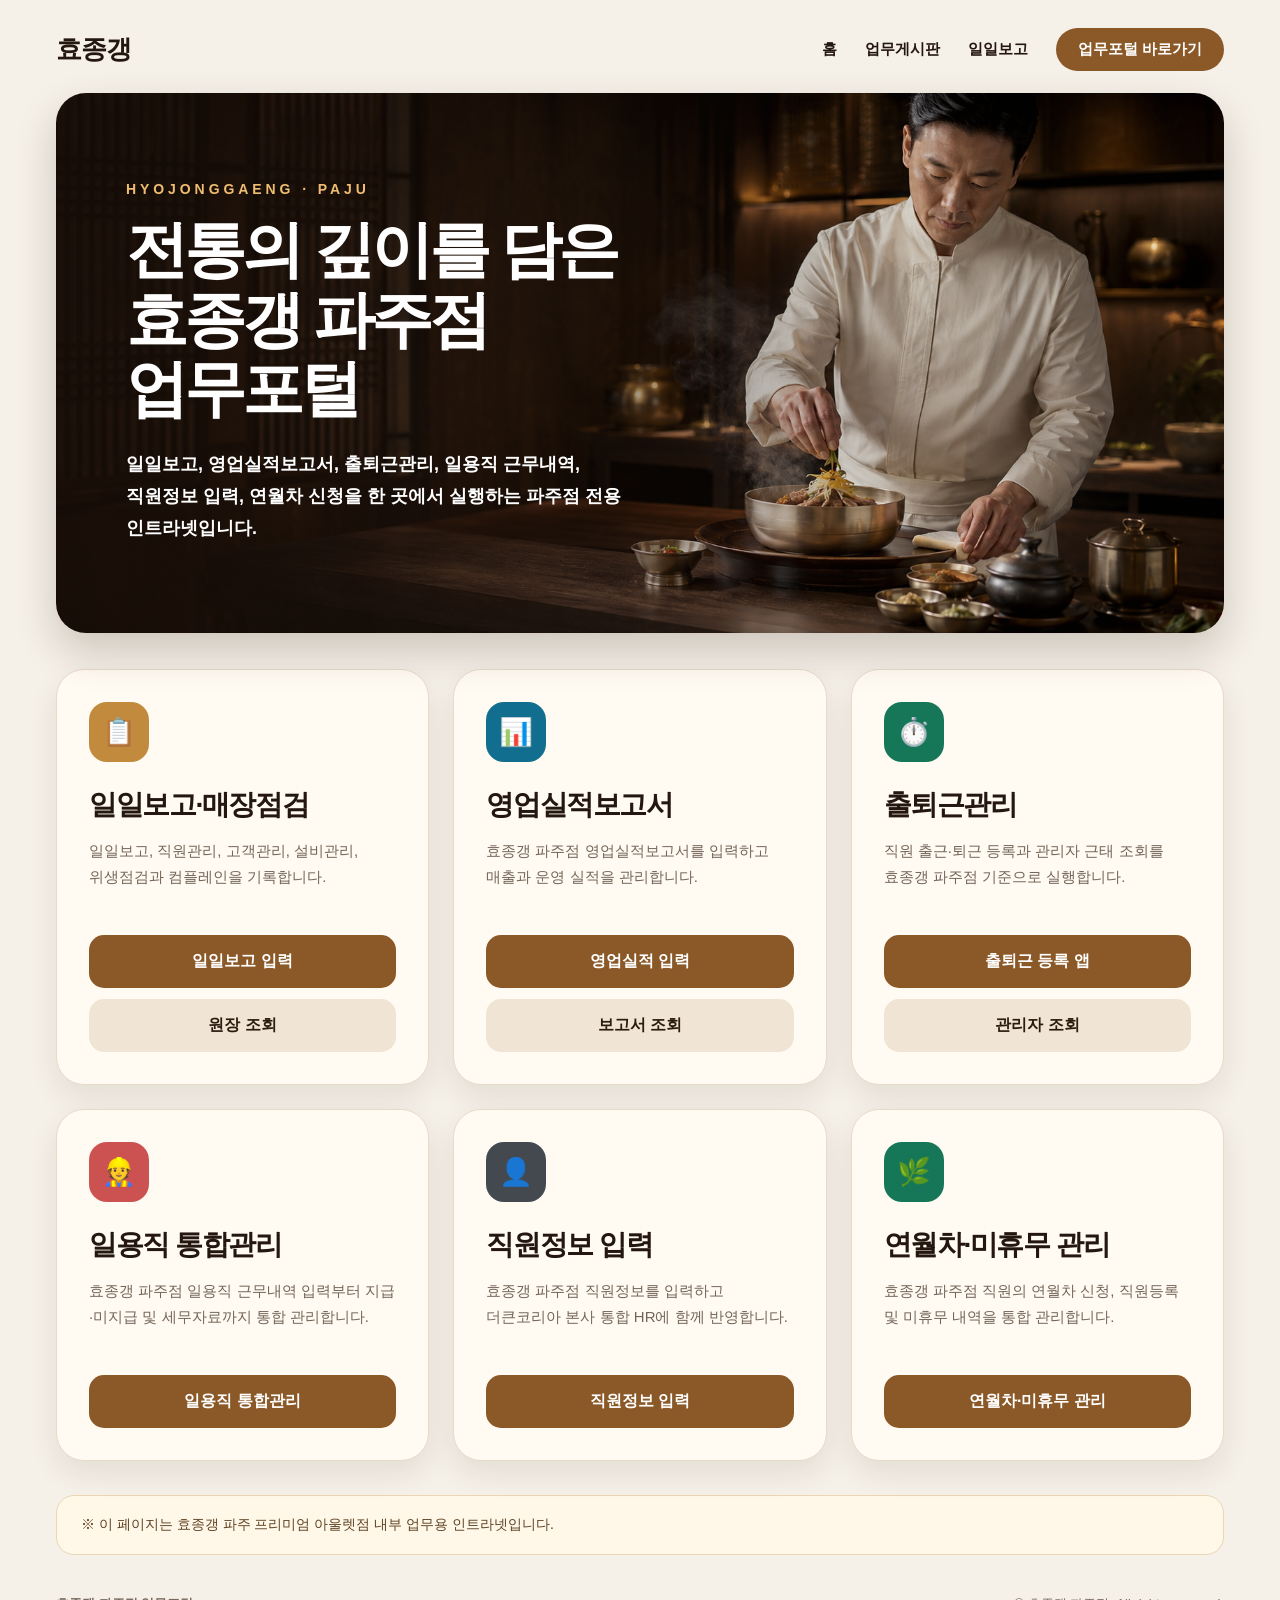
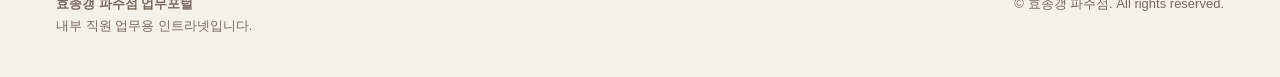
<file: index.html>
<!DOCTYPE html>
<html lang="ko">
<head>
  <meta charset="UTF-8">
  <meta name="viewport" content="width=device-width, initial-scale=1.0">
  <title>효종갱 파주점 업무포털</title>
  <meta name="theme-color" content="#3f2819">
  <link rel="manifest" href="manifest.json">

  <style>
    * { box-sizing: border-box; }

    body {
      margin: 0;
      background: #f5f0e8;
      color: #24170f;
      font-family:
        -apple-system,
        BlinkMacSystemFont,
        "Segoe UI",
        "Noto Sans KR",
        Arial,
        sans-serif;
    }

    a {
      color: inherit;
      text-decoration: none;
    }

    .page {
      width: min(1168px, calc(100% - 32px));
      margin: 0 auto;
      padding: 28px 0 40px;
    }

    .nav {
      display: flex;
      align-items: center;
      justify-content: space-between;
      margin-bottom: 22px;
    }

    .logo {
      font-size: 26px;
      font-weight: 900;
      letter-spacing: -.04em;
    }

    .nav-links {
      display: flex;
      align-items: center;
      gap: 28px;
      font-size: 15px;
      font-weight: 800;
    }

    .nav-button {
      padding: 12px 22px;
      border-radius: 999px;
      background: #8b5827;
      color: #fff;
    }

    .hero {
      position: relative;
      min-height: 540px;
      overflow: hidden;
      display: flex;
      align-items: center;
      border-radius: 30px;
      background:
        linear-gradient(
          90deg,
          rgba(25, 14, 8, .82) 0%,
          rgba(25, 14, 8, .54) 38%,
          rgba(25, 14, 8, .08) 72%
        ),
        url("images/hero-hyojonggaeng.png")
        center / cover no-repeat;
      box-shadow: 0 18px 42px rgba(52, 32, 16, .2);
    }

    .hero-text {
      position: relative;
      z-index: 1;
      max-width: 650px;
      padding: 60px 70px;
      color: #fff;
    }

    .eyebrow {
      margin-bottom: 18px;
      color: #efbd70;
      font-size: 14px;
      font-weight: 900;
      letter-spacing: .28em;
    }

    .hero h1 {
      margin: 0;
      font-size: clamp(38px, 5vw, 62px);
      line-height: 1.12;
      letter-spacing: -.065em;
    }

    .hero p {
      margin: 24px 0 0;
      font-size: 18px;
      font-weight: 700;
      line-height: 1.8;
      word-break: keep-all;
    }

    .grid {
      display: grid;
      grid-template-columns: repeat(3, 1fr);
      gap: 24px;
      margin-top: 36px;
    }

    .card {
      padding: 32px;
      border: 1px solid #e7dac8;
      border-radius: 28px;
      background: #fffaf2;
      box-shadow: 0 12px 30px rgba(52, 32, 16, .09);
    }

    .icon {
      width: 60px;
      height: 60px;
      margin-bottom: 24px;
      display: grid;
      place-items: center;
      border-radius: 18px;
      color: #fff;
      font-size: 27px;
    }

    .gold { background: #c28a3c; }
    .blue { background: #126e8e; }
    .green { background: #157758; }
    .red { background: #cc5252; }
    .dark { background: #444950; }

    .card h2 {
      margin: 0 0 14px;
      font-size: 28px;
      letter-spacing: -.05em;
    }

    .card p {
      min-height: 72px;
      margin: 0 0 25px;
      color: #746659;
      font-size: 15px;
      line-height: 1.75;
      word-break: keep-all;
    }

    .button {
      display: block;
      width: 100%;
      padding: 16px;
      border: 0;
      border-radius: 15px;
      background: #8b5827;
      color: #fff;
      text-align: center;
      font-size: 16px;
      font-weight: 900;
      cursor: pointer;
    }

    .button.sub {
      margin-top: 11px;
      background: #f0e5d5;
      color: #2b1b10;
    }

    .button.pending {
      background: #d7cdc0;
      color: #6f6256;
    }

    .notice {
      margin-top: 34px;
      padding: 20px 24px;
      border: 1px solid #ead6b5;
      border-radius: 18px;
      background: #fff7e8;
      color: #604323;
      font-size: 14px;
    }

    footer {
      display: flex;
      justify-content: space-between;
      gap: 20px;
      margin-top: 38px;
      color: #77695d;
      font-size: 13px;
      line-height: 1.7;
    }

    @media (max-width: 850px) {
      .grid {
        grid-template-columns: 1fr 1fr;
      }

      .hero-text {
        padding: 50px 36px;
      }
    }

    @media (max-width: 620px) {
      .page {
        width: min(100% - 24px, 1168px);
        padding-top: 14px;
      }

      .nav {
        display: none;
      }

      .hero {
        min-height: 430px;
        border-radius: 24px;
        background:
          linear-gradient(
            rgba(25, 14, 8, .66),
            rgba(25, 14, 8, .66)
          ),
          url("images/hero-hyojonggaeng.png")
          62% center / cover no-repeat;
      }

      .hero-text {
        padding: 34px 26px;
      }

      .hero p {
        font-size: 15px;
      }

      .grid {
        grid-template-columns: 1fr;
        gap: 17px;
        margin-top: 20px;
      }

      .card {
        padding: 25px;
      }

      .card p {
        min-height: 0;
      }

      footer {
        display: block;
      }
    }
  </style>
</head>

<body>
  <div class="page">
    <nav class="nav">
      <div class="logo">효종갱</div>

      <div class="nav-links">
        <a href="index.html">홈</a>
        <a href="#work">업무게시판</a>
        <a href="#work">일일보고</a>
        <a class="nav-button" href="#work">업무포털 바로가기</a>
      </div>
    </nav>

    <header class="hero">
      <div class="hero-text">
        <div class="eyebrow">HYOJONGGAENG · PAJU</div>

        <h1>
          전통의 깊이를 담은<br>
          효종갱 파주점<br>
          업무포털
        </h1>

        <p>
          일일보고, 영업실적보고서, 출퇴근관리, 일용직 근무내역,
          직원정보 입력, 연월차 신청을 한 곳에서 실행하는
          파주점 전용 인트라넷입니다.
        </p>
      </div>
    </header>

    <main id="work" class="grid">
      <article class="card">
        <div class="icon gold">📋</div>
        <h2>일일보고·매장점검</h2>
        <p>
          일일보고, 직원관리, 고객관리, 설비관리,
          위생점검과 컴플레인을 기록합니다.
        </p>
        <a class="button" href="store-manager.html" target="_blank">일일보고 입력</a>
        <a
          class="button sub"
          href="https://docs.google.com/spreadsheets/d/1sNV9Y99l36ZpZ0vQMZ1MGEuZZKr-55J62KXdrYrYc_Y/edit?gid=805354285#gid=805354285"
          target="_blank"
        >
          원장 조회
        </a>
      </article>

      <article class="card">
  <div class="icon blue">📊</div>

  <h2>영업실적보고서</h2>

  <p>
    효종갱 파주점 영업실적보고서를 입력하고
    매출과 운영 실적을 관리합니다.
  </p>

  <a class="button"
     href="https://script.google.com/macros/s/AKfycbx-QNqhusp57z6cxhKLcTymf0z5gx7mHkt9kOrcLEGIfxN9b-kgNlk8qtZ_VLWv57dA/exec"
     target="_blank">
    영업실적 입력
  </a>

  <a class="button sub"
     href="https://docs.google.com/spreadsheets/d/1Rjpso7VcbDAyvRz6-ni-OlfxVI283dZ48O39UD4dvIE/edit?gid=949326317#gid=949326317"
     target="_blank">
    보고서 조회
  </a>
</article>

     <article class="card">
  <div class="icon green">⏱️</div>

  <h2>출퇴근관리</h2>

  <p>
    직원 출근·퇴근 등록과 관리자 근태 조회를
    효종갱 파주점 기준으로 실행합니다.
  </p>

  <a class="button"
     href="https://thebigkorea.github.io/hyojonggaeng-paju-attendance/"
     target="_blank">
    출퇴근 등록 앱
  </a>

  <a class="button sub"
     href="https://thebigkorea.github.io/hyojonggaeng-paju-attendance/admin.html"
     target="_blank">
    관리자 조회
  </a>
</article>

      <article class="card">
  <div class="icon red">👷</div>

  <h2>일용직 통합관리</h2>

  <p>
    효종갱 파주점 일용직 근무내역 입력부터
    지급·미지급 및 세무자료까지 통합 관리합니다.
  </p>

  <a class="button"
     href="https://thebigkorea.github.io/thebigkorea-hq/daily-worker.html"
     target="_blank">
    일용직 통합관리
  </a>
</article>

      <article class="card">
  <div class="icon dark">👤</div>

  <h2>직원정보 입력</h2>

  <p>
    효종갱 파주점 직원정보를 입력하고
    더큰코리아 본사 통합 HR에 함께 반영합니다.
  </p>

  <a class="button"
     href="https://thebigkorea.github.io/thebigkorea-hq/employee-info.html"
     target="_blank">
    직원정보 입력
  </a>
</article>

      <article class="card">
  <div class="icon green">🌿</div>

  <h2>연월차·미휴무 관리</h2>

  <p>
    효종갱 파주점 직원의 연월차 신청,
    직원등록 및 미휴무 내역을 통합 관리합니다.
  </p>

  <a class="button"
     href="https://thebigkorea.github.io/thebigkorea-leave-new/"
     target="_blank">
    연월차·미휴무 관리
  </a>
</article>
    </main>

    <div class="notice">
      ※ 이 페이지는 효종갱 파주 프리미엄 아울렛점 내부 업무용 인트라넷입니다.
    </div>

    <footer>
      <div>
        <strong>효종갱 파주점 업무포털</strong><br>
        내부 직원 업무용 인트라넷입니다.
      </div>

      <div>© 효종갱 파주점. All rights reserved.</div>
    </footer>
  </div>

  <script>
    function showPreparing() {
      alert("효종갱 파주점 전용 업무 시스템 연결 준비 중입니다.");
    }

    if ("serviceWorker" in navigator) {
      window.addEventListener("load", function() {
        navigator.serviceWorker.register("./service-worker.js");
      });
    }
  </script>
</body>
</html>
</file>
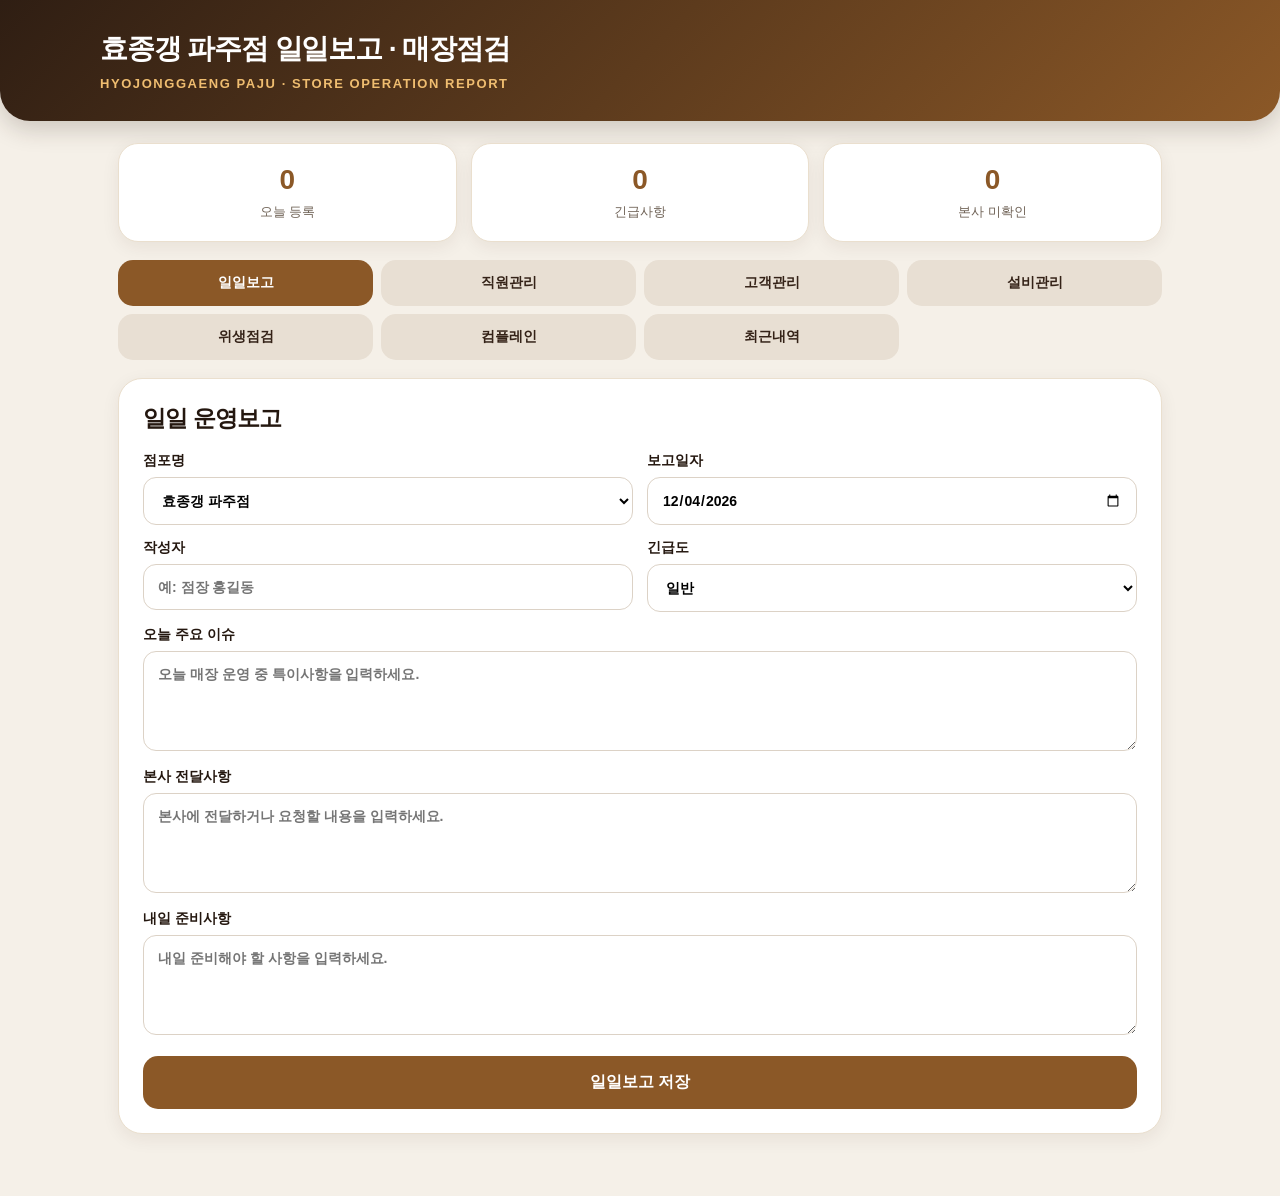
<file: store-manager.html>
<!DOCTYPE html>
<html lang="ko">
<head>
  <meta charset="UTF-8" />
  <meta name="viewport" content="width=device-width, initial-scale=1.0" />
  <title>효종갱 파주점 일일보고 · 매장점검</title>
  <link rel="stylesheet" href="store-manager.css" />
</head>

<body>
  <header class="header">
    <h1>효종갱 파주점 일일보고 · 매장점검</h1>
    <p>HYOJONGGAENG PAJU · STORE OPERATION REPORT</p>
  </header>

  <main class="container">
    <section class="summary">
      <div class="summary-card"><strong id="todayCount">0</strong><span>오늘 등록</span></div>
      <div class="summary-card"><strong id="urgentCount">0</strong><span>긴급사항</span></div>
      <div class="summary-card"><strong id="pendingCount">0</strong><span>본사 미확인</span></div>
    </section>

    <section class="tabs">
      <button class="tab active" onclick="showTab('daily', this)">일일보고</button>
      <button class="tab" onclick="showTab('employee', this)">직원관리</button>
      <button class="tab" onclick="showTab('customer', this)">고객관리</button>
      <button class="tab" onclick="showTab('facility', this)">설비관리</button>
      <button class="tab" onclick="showTab('hygiene', this)">위생점검</button>
      <button class="tab" onclick="showTab('complaint', this)">컴플레인</button>
      <button class="tab" onclick="showTab('history', this)">최근내역</button>
    </section>

    <section id="daily" class="panel active">
      <h2>일일 운영보고</h2>

      <div class="form-grid">
        <label>점포명
          <select id="dailyStore">
            <option>효종갱 파주점</option>
          </select>
        </label>

        <label>보고일자
          <input type="date" id="dailyDate">
        </label>

        <label>작성자
          <input type="text" id="dailyWriter" placeholder="예: 점장 홍길동">
        </label>

        <label>긴급도
          <select id="dailyUrgency">
            <option>일반</option>
            <option>중요</option>
            <option>긴급</option>
          </select>
        </label>
      </div>

      <label class="full-label">오늘 주요 이슈
        <textarea id="dailyIssue" placeholder="오늘 매장 운영 중 특이사항을 입력하세요."></textarea>
      </label>

      <label class="full-label">본사 전달사항
        <textarea id="dailyRequest" placeholder="본사에 전달하거나 요청할 내용을 입력하세요."></textarea>
      </label>

      <label class="full-label">내일 준비사항
        <textarea id="dailyTomorrow" placeholder="내일 준비해야 할 사항을 입력하세요."></textarea>
      </label>

      <button class="primary" onclick="saveDailyReport()">일일보고 저장</button>
    </section>

    <section id="employee" class="panel">
      <h2>직원관리 기록</h2>

      <div class="form-grid">
        <label>점포명
          <select id="employeeStore">
            <option>효종갱 파주점</option>
          </select>
        </label>

        <label>일자
          <input type="date" id="employeeDate">
        </label>

        <label>직원명
          <input type="text" id="employeeName" placeholder="직원명">
        </label>

        <label>관리구분
          <select id="employeeType">
            <option>근태</option>
            <option>지각</option>
            <option>결근</option>
            <option>교육</option>
            <option>복장/유니폼</option>
            <option>근무태도</option>
            <option>기타</option>
          </select>
        </label>

        <label>긴급도
          <select id="employeeUrgency">
            <option>일반</option>
            <option>중요</option>
            <option>긴급</option>
          </select>
        </label>

        <label>처리상태
          <select id="employeeStatus">
            <option>기록</option>
            <option>조치중</option>
            <option>완료</option>
          </select>
        </label>
      </div>

      <label class="full-label">내용
        <textarea id="employeeMemo" placeholder="직원 관련 기록을 입력하세요."></textarea>
      </label>

      <button class="primary" onclick="saveEmployeeLog()">직원관리 저장</button>
    </section>

    <section id="customer" class="panel">
      <h2>고객관리 기록</h2>

      <div class="form-grid">
        <label>점포명
          <select id="customerStore">
            <option>효종갱 파주점</option>
          </select>
        </label>

        <label>일자
          <input type="date" id="customerDate">
        </label>

        <label>고객명 / 단체명
          <input type="text" id="customerName" placeholder="고객명 또는 단체명">
        </label>

        <label>고객구분
          <select id="customerType">
            <option>일반고객</option>
            <option>단체예약</option>
            <option>백화점 관계자</option>
            <option>외국인</option>
            <option>기타</option>
          </select>
        </label>

        <label>방문 / 예약시간
          <input type="time" id="customerTime">
        </label>

        <label>긴급도
          <select id="customerUrgency">
            <option>일반</option>
            <option>중요</option>
            <option>긴급</option>
          </select>
        </label>
      </div>

      <label class="full-label">요청사항 / 특이사항
        <textarea id="customerMemo" placeholder="고객 요청사항이나 특이사항을 입력하세요."></textarea>
      </label>

      <button class="primary" onclick="saveCustomerLog()">고객관리 저장</button>
    </section>

    <section id="facility" class="panel">
      <h2>매장설비 관리</h2>

      <div class="form-grid">
        <label>점포명
          <select id="facilityStore">
            <option>효종갱 파주점</option>
          </select>
        </label>

        <label>일자
          <input type="date" id="facilityDate">
        </label>

        <label>설비구분
          <select id="facilityType">
            <option>냉장고</option>
            <option>냉동고</option>
            <option>주방기기</option>
            <option>POS</option>
            <option>조명</option>
            <option>수도/누수</option>
            <option>전기</option>
            <option>기타</option>
          </select>
        </label>

        <label>상태
          <select id="facilityStatus">
            <option>정상</option>
            <option>점검필요</option>
            <option>수리요청</option>
            <option>수리완료</option>
          </select>
        </label>

        <label>긴급도
          <select id="facilityUrgency">
            <option>일반</option>
            <option>중요</option>
            <option>긴급</option>
          </select>
        </label>

        <label>업체 / 담당자
          <input type="text" id="facilityCompany" placeholder="업체명 또는 담당자">
        </label>
      </div>

      <label class="full-label">내용
        <textarea id="facilityMemo" placeholder="설비 상태 및 조치 내용을 입력하세요."></textarea>
      </label>

      <button class="primary" onclick="saveFacilityLog()">설비관리 저장</button>
    </section>

    <section id="hygiene" class="panel">
      <h2>위생·청소 점검</h2>

      <div class="form-grid">
        <label>점포명
          <select id="hygieneStore">
            <option>효종갱 파주점</option>
          </select>
        </label>

        <label>점검일자
          <input type="date" id="hygieneDate">
        </label>

        <label>점검구분
          <select id="hygieneType">
            <option>홀 청소</option>
            <option>주방 청소</option>
            <option>냉장고 온도</option>
            <option>냉동고 온도</option>
            <option>식자재 상태</option>
            <option>폐기/유통기한</option>
            <option>위생교육</option>
            <option>기타</option>
          </select>
        </label>

        <label>점검결과
          <select id="hygieneResult">
            <option>양호</option>
            <option>주의</option>
            <option>불량</option>
            <option>조치완료</option>
          </select>
        </label>

        <label>점검자
          <input type="text" id="hygieneChecker" placeholder="점검자명">
        </label>

        <label>긴급도
          <select id="hygieneUrgency">
            <option>일반</option>
            <option>중요</option>
            <option>긴급</option>
          </select>
        </label>
      </div>

      <label class="full-label">내용
        <textarea id="hygieneMemo" placeholder="점검 내용과 조치사항을 입력하세요."></textarea>
      </label>

      <button class="primary" onclick="saveHygieneLog()">위생점검 저장</button>
    </section>

    <section id="complaint" class="panel">
      <h2>컴플레인 / 사고 기록</h2>

      <div class="form-grid">
        <label>점포명
          <select id="complaintStore">
            <option>효종갱 파주점</option>
          </select>
        </label>

        <label>발생일자
          <input type="date" id="complaintDate">
        </label>

        <label>구분
          <select id="complaintType">
            <option>음식</option>
            <option>서비스</option>
            <option>대기시간</option>
            <option>직원응대</option>
            <option>시설</option>
            <option>안전사고</option>
            <option>기타</option>
          </select>
        </label>

        <label>고객명 / 연락처
          <input type="text" id="complaintCustomer" placeholder="고객명 또는 연락처">
        </label>

        <label>처리상태
          <select id="complaintStatus">
            <option>접수</option>
            <option>처리중</option>
            <option>완료</option>
          </select>
        </label>

        <label>긴급도
          <select id="complaintUrgency">
            <option>일반</option>
            <option>중요</option>
            <option>긴급</option>
          </select>
        </label>
      </div>

      <label class="full-label">내용 및 조치사항
        <textarea id="complaintMemo" placeholder="컴플레인 또는 사고 내용과 조치사항을 입력하세요."></textarea>
      </label>

      <button class="primary" onclick="saveComplaintLog()">컴플레인 저장</button>
    </section>

    <section id="history" class="panel">
      <h2>최근 등록내역</h2>

      <div class="form-grid">
        <label>점포 선택
          <select id="historyStore" onchange="loadRecentLogs()">
            <option value="">전체</option>
            <option>효종갱 파주점</option>
          </select>
        </label>

        <label>구분
          <select id="historyType" onchange="loadRecentLogs()">
            <option value="">전체</option>
            <option>일일보고</option>
            <option>직원관리</option>
            <option>고객관리</option>
            <option>설비관리</option>
            <option>위생점검</option>
            <option>컴플레인</option>
          </select>
        </label>
      </div>

      <div id="recentList" class="recent-list"></div>
    </section>
  </main>

  <script src="store-manager.js"></script>
</body>
</html>
</file>
<file: store-manager.css>
* {
  box-sizing: border-box;
}

body {
  margin: 0;
  background: #f5f0e8;
  color: #24170f;
  font-family:
    -apple-system,
    BlinkMacSystemFont,
    "Noto Sans KR",
    "Malgun Gothic",
    Arial,
    sans-serif;
}

.header {
  padding: 30px 20px;
  border-radius: 0 0 30px 30px;
  background: linear-gradient(135deg, #2f1e13, #8b5827);
  color: #fff;
  box-shadow: 0 8px 25px rgba(47, 30, 19, .2);
}

.header h1 {
  max-width: 1080px;
  margin: 0 auto;
  font-size: 28px;
  letter-spacing: -.04em;
}

.header p {
  max-width: 1080px;
  margin: 8px auto 0;
  color: #efbd70;
  font-size: 13px;
  font-weight: 800;
  letter-spacing: .12em;
}

.container {
  width: 100%;
  max-width: 1080px;
  margin: 0 auto;
  padding: 22px 18px 42px;
}

.summary {
  display: grid;
  grid-template-columns: repeat(3, 1fr);
  gap: 14px;
  margin-bottom: 18px;
}

.summary-card {
  padding: 20px 12px;
  border: 1px solid #eadfce;
  border-radius: 20px;
  background: #fff;
  text-align: center;
  box-shadow: 0 5px 18px rgba(52, 32, 16, .07);
}

.summary-card strong {
  display: block;
  margin-bottom: 6px;
  color: #8b5827;
  font-size: 28px;
}

.summary-card span {
  color: #6f6256;
  font-size: 13px;
}

.tabs {
  display: grid;
  grid-template-columns: repeat(4, 1fr);
  gap: 8px;
  margin-bottom: 18px;
}

.tab {
  padding: 14px 7px;
  border: 0;
  border-radius: 15px;
  background: #e8dfd3;
  color: #342217;
  font-size: 14px;
  font-weight: 800;
  cursor: pointer;
}

.tab.active {
  background: #8b5827;
  color: #fff;
}

.panel {
  display: none;
  padding: 24px;
  margin-bottom: 20px;
  border: 1px solid #eadfce;
  border-radius: 24px;
  background: #fff;
  box-shadow: 0 5px 18px rgba(52, 32, 16, .07);
}

.panel.active {
  display: block;
}

h2 {
  margin: 0 0 18px;
  font-size: 23px;
  letter-spacing: -.04em;
}

.form-grid {
  display: grid;
  grid-template-columns: repeat(2, 1fr);
  gap: 14px;
}

label {
  display: block;
  font-size: 14px;
  font-weight: 800;
}

input,
select,
textarea {
  width: 100%;
  margin-top: 7px;
  padding: 14px;
  border: 1px solid #dcd2c6;
  border-radius: 13px;
  background: #fff;
  font: inherit;
}

input:focus,
select:focus,
textarea:focus {
  border-color: #8b5827;
  outline: 3px solid rgba(139, 88, 39, .12);
}

textarea {
  min-height: 100px;
  resize: vertical;
}

.full-label {
  margin-top: 14px;
}

.primary {
  width: 100%;
  margin-top: 18px;
  padding: 16px;
  border: 0;
  border-radius: 15px;
  background: #8b5827;
  color: #fff;
  font-size: 16px;
  font-weight: 900;
  cursor: pointer;
}

.recent-list {
  display: grid;
  gap: 11px;
  margin-top: 18px;
}

.log-card {
  padding: 16px;
  border: 1px solid #e6ddd2;
  border-radius: 16px;
  background: #fcfaf7;
}

.log-title {
  margin-bottom: 7px;
  font-size: 16px;
  font-weight: 900;
}

.log-meta {
  color: #6f6256;
  font-size: 13px;
  line-height: 1.7;
}

.badge {
  display: inline-block;
  padding: 5px 10px;
  margin-top: 9px;
  border-radius: 999px;
  font-size: 12px;
  font-weight: 900;
}

.badge.normal {
  background: #f1f5f9;
  color: #475569;
}

.badge.important {
  background: #fff1dc;
  color: #aa4e10;
}

.badge.urgent {
  background: #fee2e2;
  color: #b91c1c;
}

@media (max-width: 760px) {
  .container {
    padding: 15px;
  }

  .summary {
    grid-template-columns: 1fr;
  }

  .tabs {
    grid-template-columns: repeat(2, 1fr);
  }

  .form-grid {
    grid-template-columns: 1fr;
  }

  .header h1 {
    font-size: 23px;
  }
}
</file>
